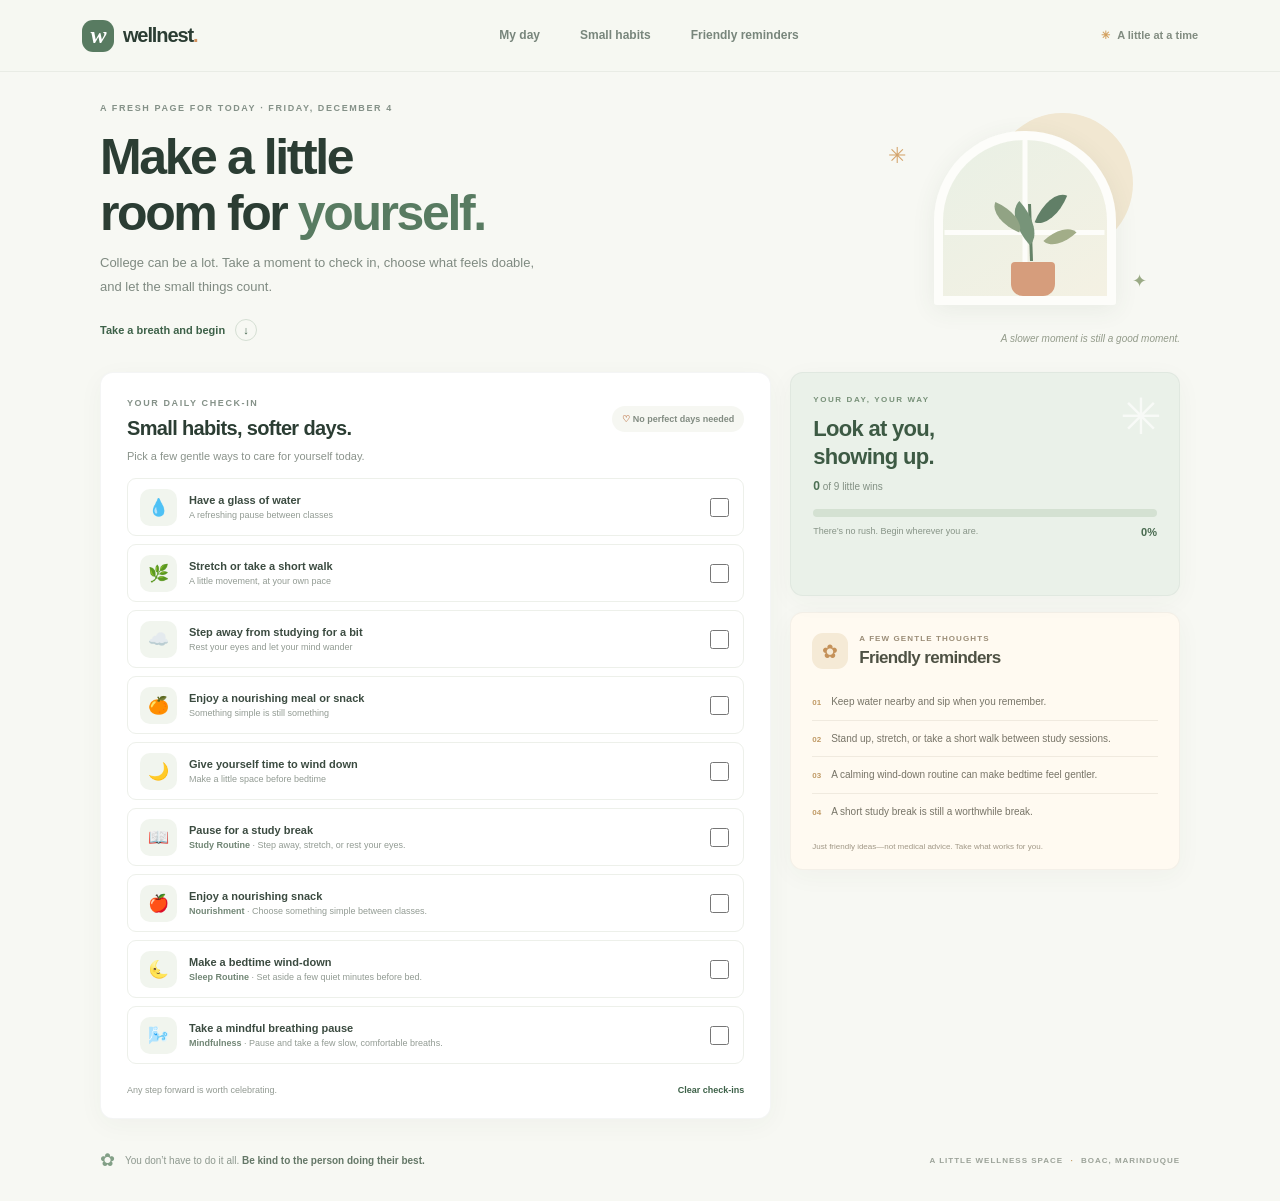
<file: index.html>
<!doctype html>
<html lang="en">
  <head>
    <meta charset="utf-8" />
    <meta name="viewport" content="width=device-width, initial-scale=1" />
    <meta
      name="description"
      content="A gentle daily wellness check-in for college students and young adults in Boac, Marinduque."
    />
    <meta name="theme-color" content="#f7f8f3" />
    <title>Wellnest — a little room to feel well</title>
    <link rel="stylesheet" href="style.css" />
    <script src="script.js" defer></script>
  </head>
  <body>
    <header class="site-header">
      <a class="brand" href="#home" aria-label="Wellnest home">
        <span class="brand-icon" aria-hidden="true">w</span>
        <span>wellnest<span class="brand-dot">.</span></span>
      </a>
      <nav class="site-nav" aria-label="Main navigation">
        <a href="#my-day">My day</a>
        <a href="#small-habits">Small habits</a>
        <a href="#friendly-reminders">Friendly reminders</a>
      </nav>
      <span class="header-note"><span aria-hidden="true">✳</span> A little at a time</span>
    </header>

    <main id="home">
      <section class="hero page-width" id="my-day" aria-labelledby="welcome-title">
        <div class="hero-copy">
          <p class="eyebrow" id="today-label">A FRESH PAGE FOR TODAY</p>
          <h1 id="welcome-title">Make a little<br />room for <span>yourself.</span></h1>
          <p class="hero-description">
            College can be a lot. Take a moment to check in, choose what feels
            doable, and let the small things count.
          </p>
          <a class="hero-link" href="#small-habits">Take a breath and begin <span aria-hidden="true">↓</span></a>
        </div>
        <div class="hero-illustration" aria-hidden="true">
          <div class="illustration-sun"></div>
          <div class="illustration-window">
            <div class="window-crossbar"></div>
            <div class="window-plant">
              <span class="plant-leaf leaf-a"></span>
              <span class="plant-leaf leaf-b"></span>
              <span class="plant-leaf leaf-c"></span>
              <span class="plant-leaf leaf-d"></span>
              <span class="plant-stem"></span>
              <span class="plant-pot"></span>
            </div>
          </div>
          <span class="illustration-sparkle sparkle-one">✳</span>
          <span class="illustration-sparkle sparkle-two">✦</span>
          <span class="illustration-caption">A slower moment is still a good moment.</span>
        </div>
      </section>

      <section class="dashboard page-width" aria-label="Daily wellness dashboard">
        <section class="panel habits-panel" id="small-habits" aria-labelledby="habits-title">
          <div class="section-top">
            <div>
              <p class="eyebrow">YOUR DAILY CHECK-IN</p>
              <h2 id="habits-title">Small habits, softer days.</h2>
            </div>
            <span class="pace-tag"><span aria-hidden="true">♡</span> No perfect days needed</span>
          </div>
          <p class="section-intro">Pick a few gentle ways to care for yourself today.</p>

          <fieldset class="habit-list">
            <legend class="visually-hidden">Today's wellness activities</legend>
            <label class="habit-row">
              <span class="habit-emoji" aria-hidden="true">💧</span>
              <span class="habit-description">
                <span class="habit-name">Have a glass of water</span>
                <span class="habit-detail">A refreshing pause between classes</span>
              </span>
              <input class="habit-checkbox" type="checkbox" name="habit" value="water" />
            </label>
            <label class="habit-row">
              <span class="habit-emoji" aria-hidden="true">🌿</span>
              <span class="habit-description">
                <span class="habit-name">Stretch or take a short walk</span>
                <span class="habit-detail">A little movement, at your own pace</span>
              </span>
              <input class="habit-checkbox" type="checkbox" name="habit" value="movement" />
            </label>
            <label class="habit-row">
              <span class="habit-emoji" aria-hidden="true">☁️</span>
              <span class="habit-description">
                <span class="habit-name">Step away from studying for a bit</span>
                <span class="habit-detail">Rest your eyes and let your mind wander</span>
              </span>
              <input class="habit-checkbox" type="checkbox" name="habit" value="study-break" />
            </label>
            <label class="habit-row">
              <span class="habit-emoji" aria-hidden="true">🍊</span>
              <span class="habit-description">
                <span class="habit-name">Enjoy a nourishing meal or snack</span>
                <span class="habit-detail">Something simple is still something</span>
              </span>
              <input class="habit-checkbox" type="checkbox" name="habit" value="nourishment" />
            </label>
            <label class="habit-row">
              <span class="habit-emoji" aria-hidden="true">🌙</span>
              <span class="habit-description">
                <span class="habit-name">Give yourself time to wind down</span>
                <span class="habit-detail">Make a little space before bedtime</span>
              </span>
              <input class="habit-checkbox" type="checkbox" name="habit" value="wind-down" />
            </label>
            <label class="habit-row">
              <span class="habit-emoji" aria-hidden="true">📖</span>
              <span class="habit-description">
                <span class="habit-name">Pause for a study break</span>
                <span class="habit-detail"><span class="habit-category">Study Routine</span> · Step away, stretch, or rest your eyes.</span>
              </span>
              <input class="habit-checkbox" type="checkbox" name="habit" value="study-pause" />
            </label>
            <label class="habit-row">
              <span class="habit-emoji" aria-hidden="true">🍎</span>
              <span class="habit-description">
                <span class="habit-name">Enjoy a nourishing snack</span>
                <span class="habit-detail"><span class="habit-category">Nourishment</span> · Choose something simple between classes.</span>
              </span>
              <input class="habit-checkbox" type="checkbox" name="habit" value="nourishing-snack" />
            </label>
            <label class="habit-row">
              <span class="habit-emoji" aria-hidden="true">🌜</span>
              <span class="habit-description">
                <span class="habit-name">Make a bedtime wind-down</span>
                <span class="habit-detail"><span class="habit-category">Sleep Routine</span> · Set aside a few quiet minutes before bed.</span>
              </span>
              <input class="habit-checkbox" type="checkbox" name="habit" value="sleep-routine" />
            </label>
            <label class="habit-row">
              <span class="habit-emoji" aria-hidden="true">🌬️</span>
              <span class="habit-description">
                <span class="habit-name">Take a mindful breathing pause</span>
                <span class="habit-detail"><span class="habit-category">Mindfulness</span> · Pause and take a few slow, comfortable breaths.</span>
              </span>
              <input class="habit-checkbox" type="checkbox" name="habit" value="mindful-breathing" />
            </label>
          </fieldset>

          <div class="habits-footer">
            <span>Any step forward is worth celebrating.</span>
            <button class="reset-button" id="reset-button" type="button">Clear check-ins</button>
          </div>
        </section>

        <aside class="side-column">
          <section class="tracker-card" aria-labelledby="tracker-title">
            <p class="eyebrow">YOUR DAY, YOUR WAY</p>
            <h2 id="tracker-title">Look at you,<br />showing up.</h2>
            <p class="tracker-count" aria-live="polite">
              <strong id="completed-count">0</strong> of <span id="total-count">9</span> little wins
            </p>
            <div
              class="progress-track"
              id="progress-track"
              role="progressbar"
              aria-label="Daily wellness activities completed"
              aria-valuemin="0"
              aria-valuemax="100"
              aria-valuenow="0"
              aria-valuetext="0 percent complete"
            >
              <span class="progress-fill" id="progress-fill"></span>
            </div>
            <div class="tracker-bottom">
              <span id="progress-message">There’s no rush. Begin wherever you are.</span>
              <strong id="completion-percent">0%</strong>
            </div>
            <span class="tracker-decoration" aria-hidden="true">✳</span>
          </section>

          <section class="tips-card" id="friendly-reminders" aria-labelledby="tips-title">
            <div class="tips-heading">
              <span class="tips-icon" aria-hidden="true">✿</span>
              <div>
                <p class="eyebrow">A FEW GENTLE THOUGHTS</p>
                <h2 id="tips-title">Friendly reminders</h2>
              </div>
            </div>
            <ul class="tips-list">
              <li><span aria-hidden="true">01</span><p>Keep water nearby and sip when you remember.</p></li>
              <li><span aria-hidden="true">02</span><p>Stand up, stretch, or take a short walk between study sessions.</p></li>
              <li><span aria-hidden="true">03</span><p>A calming wind-down routine can make bedtime feel gentler.</p></li>
              <li><span aria-hidden="true">04</span><p>A short study break is still a worthwhile break.</p></li>
            </ul>
            <p class="tips-note">Just friendly ideas—not medical advice. Take what works for you.</p>
          </section>
        </aside>
      </section>

      <footer class="site-footer page-width">
        <span class="footer-flower" aria-hidden="true">✿</span>
        <p>You don’t have to do it all. <strong>Be kind to the person doing their best.</strong></p>
        <span class="footer-place">A LITTLE WELLNESS SPACE <span aria-hidden="true">·</span> BOAC, MARINDUQUE</span>
      </footer>
    </main>
  </body>
</html>
</file>
<file: style.css>
:root {
  color-scheme: light;
  --ink: #2b3d33;
  --muted: #7f8c82;
  --green: #587b61;
  --green-dark: #3d6148;
  --green-pale: #eaf1e9;
  --cream: #f7f8f3;
  --line: #e9eee7;
  --white: #fff;
  --font: "Aptos", "Segoe UI", sans-serif;
}

* {
  box-sizing: border-box;
}

html {
  scroll-behavior: smooth;
}

body {
  min-width: 320px;
  margin: 0;
  background: var(--cream);
  color: var(--ink);
  font-family: var(--font);
  -webkit-font-smoothing: antialiased;
}

button,
input {
  font: inherit;
}

a {
  color: inherit;
  text-decoration: none;
}

.site-header {
  height: 72px;
  padding: 0 max(6.4%, calc((100% - 1160px) / 2));
  display: flex;
  align-items: center;
  justify-content: space-between;
  border-bottom: 1px solid #e9ece5;
  background: rgb(247 248 243 / 94%);
}

.brand {
  display: inline-flex;
  align-items: center;
  gap: 9px;
  font-size: 20px;
  font-weight: 750;
  letter-spacing: -1.1px;
}

.brand-icon {
  display: grid;
  width: 32px;
  height: 32px;
  place-items: center;
  border-radius: 11px;
  background: var(--green);
  color: white;
  font-family: Georgia, serif;
  font-size: 24px;
  font-style: italic;
  font-weight: 700;
}

.brand-dot {
  color: #d3915e;
}

.site-nav {
  display: flex;
  align-self: stretch;
  align-items: center;
  gap: clamp(18px, 3.5vw, 40px);
}

.site-nav a {
  display: flex;
  height: 100%;
  align-items: center;
  border-bottom: 2px solid transparent;
  color: #78867c;
  font-size: 12px;
  font-weight: 600;
  transition: color 150ms ease, border-color 150ms ease;
}

.site-nav a:hover {
  border-bottom-color: #79967e;
  color: var(--green-dark);
}

.header-note {
  color: #818c80;
  font-size: 11px;
  font-weight: 600;
}

.header-note span {
  margin-right: 5px;
  color: #d2a05f;
}

.page-width {
  width: min(1080px, 87.2%);
  margin-inline: auto;
}

.hero {
  min-height: 300px;
  display: flex;
  align-items: center;
  justify-content: space-between;
  gap: 30px;
  overflow: hidden;
}

.hero-copy {
  padding-block: 30px;
}

.eyebrow {
  margin: 0;
  color: #849188;
  font-size: 9px;
  font-weight: 750;
  letter-spacing: 1.6px;
}

.hero h1 {
  margin: 16px 0 10px;
  font-size: clamp(36px, 4.2vw, 50px);
  font-weight: 650;
  letter-spacing: -2.4px;
  line-height: 1.12;
}

.hero h1 span {
  color: var(--green);
}

.hero-description {
  max-width: 440px;
  margin: 0;
  color: #7f8a81;
  font-size: 13px;
  line-height: 1.8;
}

.hero-link {
  display: inline-flex;
  align-items: center;
  gap: 10px;
  margin-top: 21px;
  color: var(--green-dark);
  font-size: 11px;
  font-weight: 700;
}

.hero-link span {
  display: grid;
  width: 22px;
  height: 22px;
  place-items: center;
  border: 1px solid #d5dfd3;
  border-radius: 50%;
}

.hero-illustration {
  position: relative;
  width: 340px;
  height: 250px;
  flex: 0 0 340px;
}

.illustration-sun {
  position: absolute;
  top: 16px;
  right: 47px;
  width: 141px;
  height: 141px;
  border-radius: 50%;
  background: #f1e7d1;
}

.illustration-window {
  position: absolute;
  top: 34px;
  right: 64px;
  width: 182px;
  height: 174px;
  overflow: hidden;
  border: 9px solid #fdfdfa;
  border-radius: 90px 90px 3px 3px;
  background: linear-gradient(145deg, #e9f0e5, #f4f1e3);
  box-shadow: 0 5px 25px rgb(64 85 62 / 8%);
}

.window-crossbar {
  position: absolute;
  inset: 0 auto 0 50%;
  width: 5px;
  background: #fdfdfa;
  transform: translateX(-50%);
}

.window-crossbar::after {
  position: absolute;
  top: 58%;
  left: -78px;
  width: 160px;
  height: 5px;
  background: #fdfdfa;
  content: "";
}

.window-plant {
  position: absolute;
  bottom: 0;
  left: 44px;
  width: 86px;
  height: 104px;
}

.plant-stem {
  position: absolute;
  bottom: 35px;
  left: 42px;
  width: 3px;
  height: 57px;
  background: #658267;
  transform: rotate(-2deg);
}

.plant-leaf {
  position: absolute;
  z-index: 1;
  bottom: 58px;
  left: 40px;
  width: 22px;
  height: 40px;
  border-radius: 100% 0 100% 0;
  background: #779479;
  transform-origin: bottom;
}

.leaf-a {
  transform: rotate(-42deg);
}

.leaf-b {
  bottom: 72px;
  left: 25px;
  background: #91a384;
  transform: rotate(-67deg) scale(.85);
}

.leaf-c {
  bottom: 70px;
  left: 46px;
  background: #617f67;
  transform: rotate(22deg) scale(.92);
}

.leaf-d {
  bottom: 49px;
  left: 51px;
  background: #a2ad88;
  transform: rotate(47deg) scale(.75);
}

.plant-pot {
  position: absolute;
  bottom: 0;
  left: 24px;
  width: 44px;
  height: 34px;
  border-radius: 4px 4px 12px 12px;
  background: #d69d7c;
}

.illustration-sparkle {
  position: absolute;
  color: #d4a46c;
}

.sparkle-one {
  top: 46px;
  left: 48px;
  font-size: 22px;
}

.sparkle-two {
  right: 33px;
  bottom: 55px;
  color: #9aaa85;
  font-size: 18px;
}

.illustration-caption {
  position: absolute;
  right: 0;
  bottom: 3px;
  color: #929a89;
  font-size: 10px;
  font-style: italic;
}

.dashboard {
  display: grid;
  grid-template-columns: minmax(0, 1.55fr) minmax(300px, .9fr);
  align-items: start;
  gap: 19px;
}

.panel,
.tracker-card,
.tips-card {
  border: 1px solid rgb(51 72 56 / 5%);
  border-radius: 13px;
  box-shadow: 0 6px 26px rgb(47 64 50 / 4%);
}

.habits-panel {
  padding: 25px 26px 18px;
  background: var(--white);
}

.section-top {
  display: flex;
  align-items: center;
  justify-content: space-between;
  gap: 12px;
}

.section-top h2,
.tips-heading h2 {
  margin: 9px 0 0;
  font-size: 20px;
  font-weight: 700;
  letter-spacing: -.65px;
}

.pace-tag {
  flex: 0 0 auto;
  padding: 8px 10px;
  border-radius: 20px;
  background: #f6f7f2;
  color: #818b81;
  font-size: 9px;
  font-weight: 600;
}

.pace-tag span {
  color: #c88d67;
}

.section-intro {
  margin: 10px 0 16px;
  color: #8a938b;
  font-size: 11px;
}

.habit-list {
  display: grid;
  gap: 8px;
  min-width: 0;
  margin: 0;
  padding: 0;
  border: 0;
}

.habit-row {
  display: flex;
  min-height: 58px;
  align-items: center;
  gap: 12px;
  padding: 9px 12px;
  border: 1px solid #edf0ea;
  border-radius: 9px;
  background: #fff;
  cursor: pointer;
  transition: background 150ms ease, border-color 150ms ease;
}

.habit-row:hover {
  border-color: #cfdbcc;
  background: #fbfcfa;
}

.habit-row:has(.habit-checkbox:checked) {
  border-color: #dce8da;
  background: #f7faf6;
}

.habit-emoji {
  display: grid;
  width: 37px;
  height: 37px;
  flex: 0 0 37px;
  place-items: center;
  border-radius: 10px;
  background: #f1f5ee;
  font-size: 17px;
}

.habit-description {
  display: grid;
  flex: 1;
  gap: 4px;
}

.habit-name {
  color: #3b4b40;
  font-size: 11px;
  font-weight: 700;
}

.habit-detail {
  color: #929b93;
  font-size: 9px;
}

.habit-category {
  color: #718675;
  font-weight: 700;
}

.habit-checkbox {
  width: 19px;
  height: 19px;
  flex: 0 0 19px;
  margin: 0 2px 0 8px;
  accent-color: var(--green);
  cursor: pointer;
}

.habit-checkbox:focus-visible {
  outline: 3px solid #a9c2a9;
  outline-offset: 3px;
}

.habits-footer {
  display: flex;
  align-items: center;
  justify-content: space-between;
  gap: 12px;
  padding-top: 16px;
  color: #929a92;
  font-size: 9px;
}

.reset-button {
  padding: 5px 0 5px 8px;
  border: 0;
  background: transparent;
  color: var(--green-dark);
  font-size: 9px;
  font-weight: 700;
  cursor: pointer;
}

.reset-button:hover {
  text-decoration: underline;
}

.side-column {
  display: grid;
  gap: 16px;
}

.tracker-card {
  position: relative;
  min-height: 224px;
  overflow: hidden;
  padding: 22px 22px 18px;
  background: #eaf1e9;
}

.tracker-card .eyebrow {
  color: #779078;
  font-size: 8px;
}

.tracker-card h2 {
  position: relative;
  z-index: 1;
  margin: 11px 0 8px;
  color: #3d5a44;
  font-size: 22px;
  letter-spacing: -.7px;
  line-height: 1.27;
}

.tracker-count {
  position: relative;
  z-index: 1;
  margin: 0 0 16px;
  color: #829083;
  font-size: 10px;
}

.tracker-count strong {
  color: #4d7054;
  font-size: 12px;
}

.progress-track {
  position: relative;
  z-index: 1;
  height: 8px;
  overflow: hidden;
  border-radius: 10px;
  background: #d4e1d2;
}

.progress-fill {
  display: block;
  width: 0%;
  height: 100%;
  border-radius: inherit;
  background: #66896c;
  transition: width 220ms ease;
}

.tracker-bottom {
  position: relative;
  z-index: 1;
  display: flex;
  justify-content: space-between;
  gap: 12px;
  margin-top: 9px;
  color: #879487;
  font-size: 9px;
}

.tracker-bottom strong {
  color: #486a4f;
  font-size: 11px;
}

.tracker-decoration {
  position: absolute;
  top: 15px;
  right: 17px;
  color: rgb(255 255 255 / 65%);
  font-size: 50px;
}

.tips-card {
  padding: 20px 21px 16px;
  background: #fffaf1;
}

.tips-heading {
  display: flex;
  align-items: center;
  gap: 11px;
}

.tips-icon {
  display: grid;
  width: 36px;
  height: 36px;
  flex: 0 0 36px;
  place-items: center;
  border-radius: 11px;
  background: #f5ead6;
  color: #c49159;
  font-size: 19px;
}

.tips-heading .eyebrow {
  color: #9b8d77;
  font-size: 8px;
  letter-spacing: 1.1px;
}

.tips-heading h2 {
  margin-top: 5px;
  color: #4e5144;
  font-size: 17px;
}

.tips-list {
  display: grid;
  gap: 0;
  margin: 15px 0 12px;
  padding: 0;
  list-style: none;
}

.tips-list li {
  display: flex;
  align-items: baseline;
  gap: 10px;
  padding: 10px 0;
  border-bottom: 1px solid #f0eadf;
}

.tips-list li:last-child {
  border-bottom: 0;
}

.tips-list li > span {
  color: #c09a66;
  font-size: 8px;
  font-weight: 700;
}

.tips-list p {
  margin: 0;
  color: #777467;
  font-size: 10px;
  line-height: 1.55;
}

.tips-note {
  margin: 0;
  color: #a19887;
  font-size: 8px;
  line-height: 1.5;
}

.site-footer {
  display: flex;
  min-height: 82px;
  align-items: center;
  gap: 10px;
  color: #8d988e;
}

.footer-flower {
  color: #83a087;
  font-size: 18px;
}

.site-footer p {
  margin: 0;
  font-size: 10px;
}

.site-footer strong {
  color: #647767;
  font-weight: 650;
}

.footer-place {
  margin-left: auto;
  color: #9ca399;
  font-size: 8px;
  font-weight: 700;
  letter-spacing: 1px;
}

.footer-place span {
  padding: 0 4px;
  color: #c49d66;
}

.visually-hidden {
  position: absolute;
  width: 1px;
  height: 1px;
  overflow: hidden;
  clip: rect(0, 0, 0, 0);
  white-space: nowrap;
  clip-path: inset(50%);
}

:focus-visible {
  outline: 3px solid #91ad93;
  outline-offset: 3px;
}

@media (max-width: 850px) {
  .site-header {
    padding-inline: 5%;
  }

  .header-note {
    display: none;
  }

  .dashboard {
    grid-template-columns: minmax(0, 1.2fr) minmax(260px, .8fr);
    gap: 14px;
  }

  .habits-panel {
    padding-inline: 18px;
  }

  .section-top {
    align-items: flex-start;
  }

  .pace-tag {
    max-width: 115px;
    text-align: center;
    line-height: 1.4;
  }
}

@media (max-width: 680px) {
  .site-header {
    height: 64px;
  }

  .site-nav {
    gap: 15px;
  }

  .site-nav a {
    font-size: 10px;
  }

  .page-width {
    width: 90%;
  }

  .hero {
    min-height: 265px;
  }

  .hero-illustration {
    flex-basis: 260px;
    transform: scale(.84);
    transform-origin: right center;
  }

  .dashboard {
    grid-template-columns: 1fr;
    gap: 15px;
  }

  .side-column {
    grid-template-columns: 1fr 1fr;
    align-items: stretch;
  }

  .tracker-card {
    min-height: 236px;
  }

  .tips-card {
    min-height: 236px;
  }

  .site-footer {
    min-height: 75px;
  }

  .footer-place {
    display: none;
  }
}

@media (max-width: 480px) {
  .site-header {
    padding-inline: 5%;
  }

  .brand {
    gap: 6px;
    font-size: 18px;
  }

  .brand-icon {
    width: 29px;
    height: 29px;
    font-size: 21px;
  }

  .site-nav {
    gap: 10px;
  }

  .site-nav a {
    font-size: 9px;
  }

  .page-width {
    width: 90%;
  }

  .hero {
    position: relative;
    min-height: 250px;
    align-items: flex-start;
  }

  .hero-copy {
    position: relative;
    z-index: 1;
    padding-block: 38px;
  }

  .hero h1 {
    font-size: 39px;
  }

  .hero-description {
    max-width: 290px;
    font-size: 12px;
  }

  .hero-illustration {
    position: absolute;
    right: -85px;
    bottom: -39px;
    opacity: .33;
    transform: scale(.72);
    transform-origin: bottom right;
  }

  .habits-panel {
    padding: 20px 14px 15px;
  }

  .section-top h2 {
    max-width: 210px;
    font-size: 18px;
    line-height: 1.35;
  }

  .pace-tag {
    max-width: 94px;
    padding-inline: 7px;
  }

  .section-intro {
    max-width: 270px;
    line-height: 1.5;
  }

  .habit-row {
    gap: 9px;
    padding-inline: 8px;
  }

  .habit-emoji {
    width: 33px;
    height: 33px;
    flex-basis: 33px;
  }

  .habit-name {
    font-size: 10px;
  }

  .habit-detail {
    font-size: 8px;
  }

  .habit-checkbox {
    margin-left: 3px;
  }

  .habits-footer {
    font-size: 8px;
  }

  .side-column {
    grid-template-columns: 1fr;
  }

  .tracker-card {
    min-height: 210px;
  }

  .tips-card {
    min-height: 0;
  }

  .site-footer {
    align-items: flex-start;
    padding-block: 20px;
  }

  .site-footer p {
    max-width: 290px;
    line-height: 1.6;
  }
}

@media (prefers-reduced-motion: reduce) {
  *,
  *::before,
  *::after {
    scroll-behavior: auto !important;
    transition-duration: .01ms !important;
  }
}
</file>
